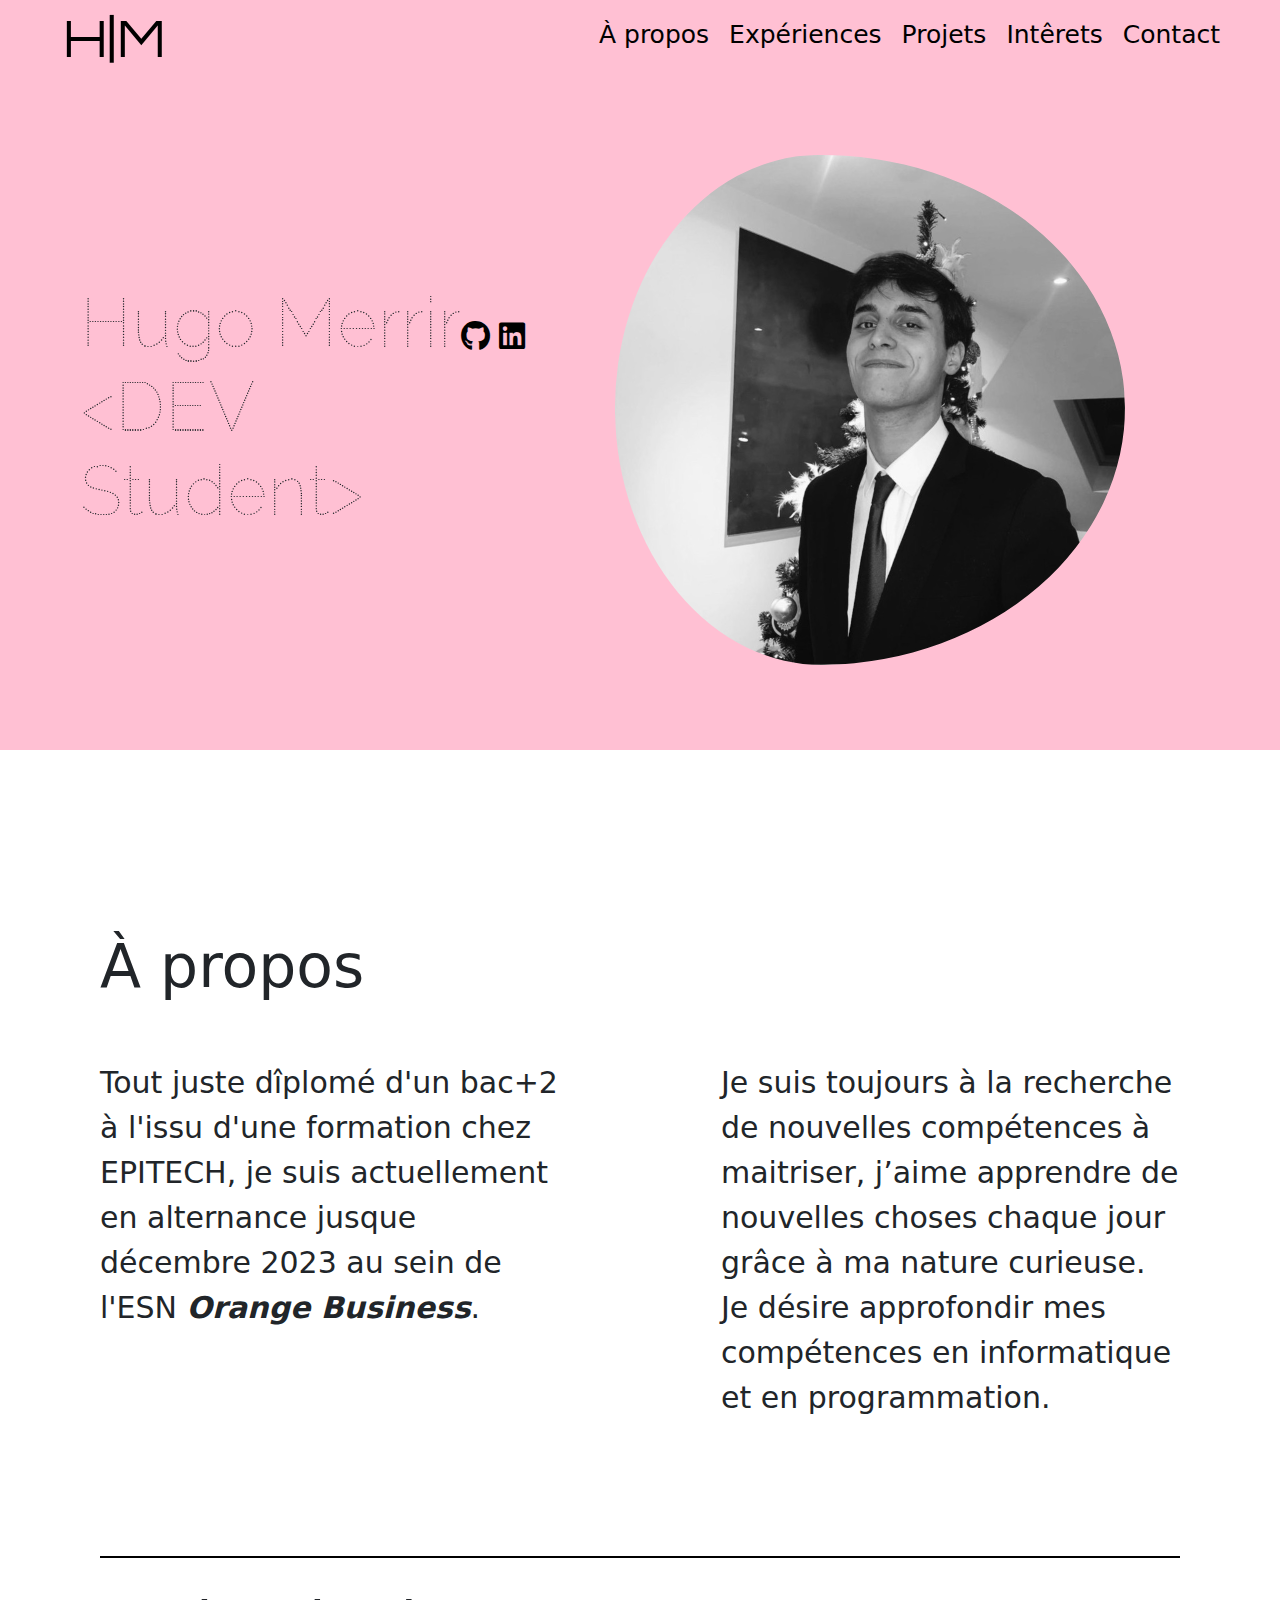
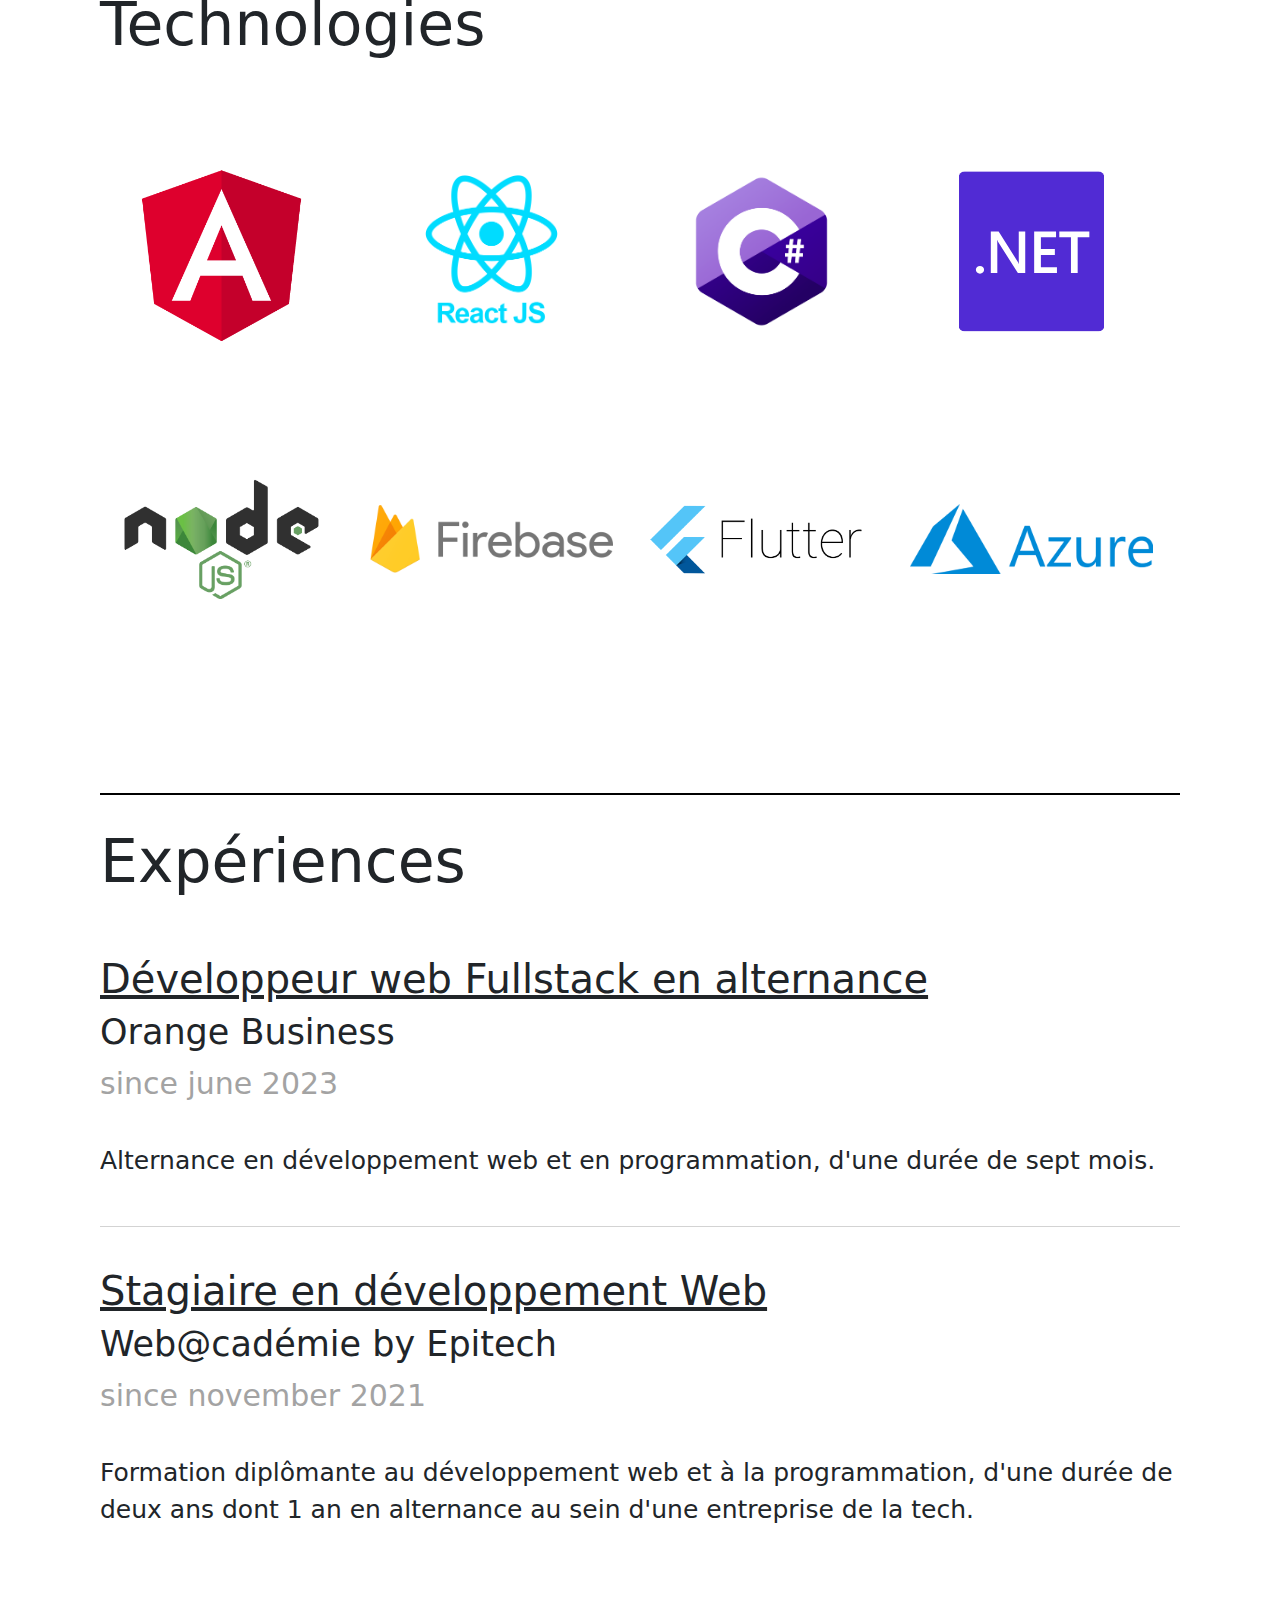
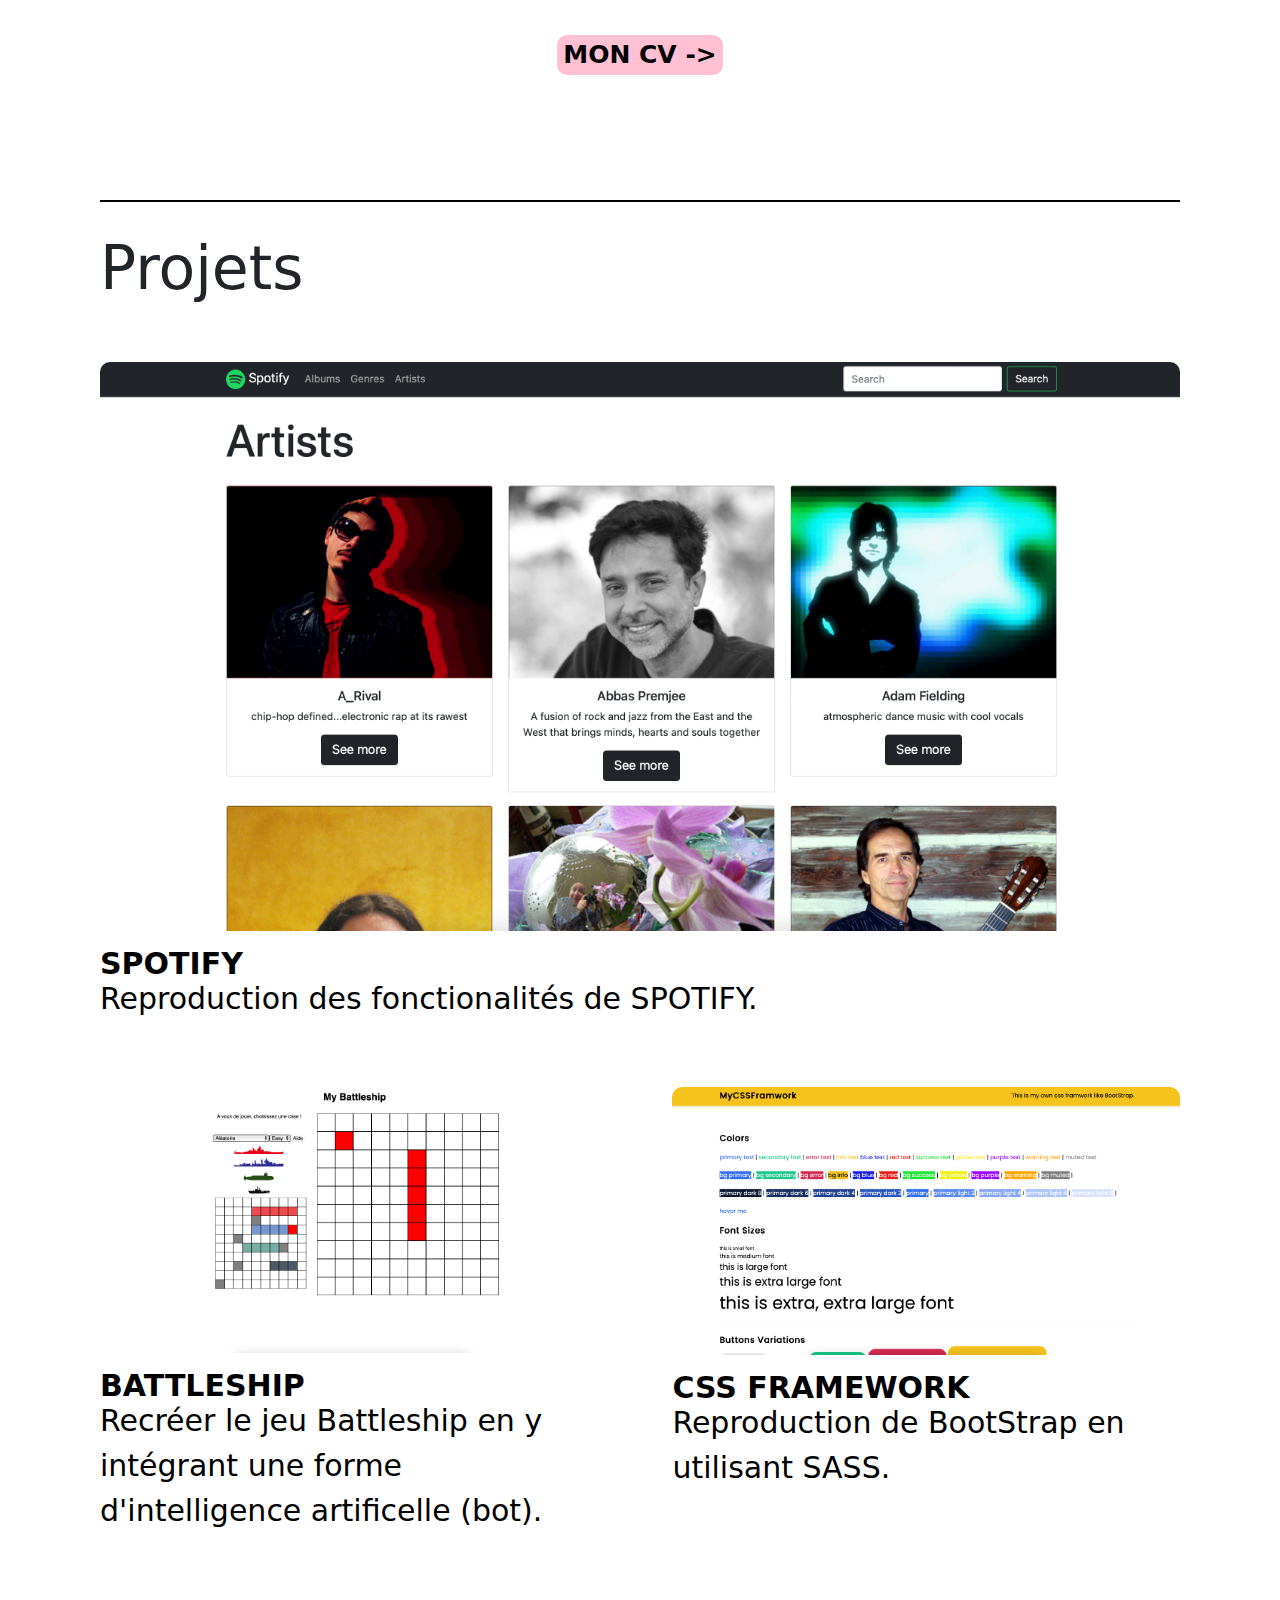
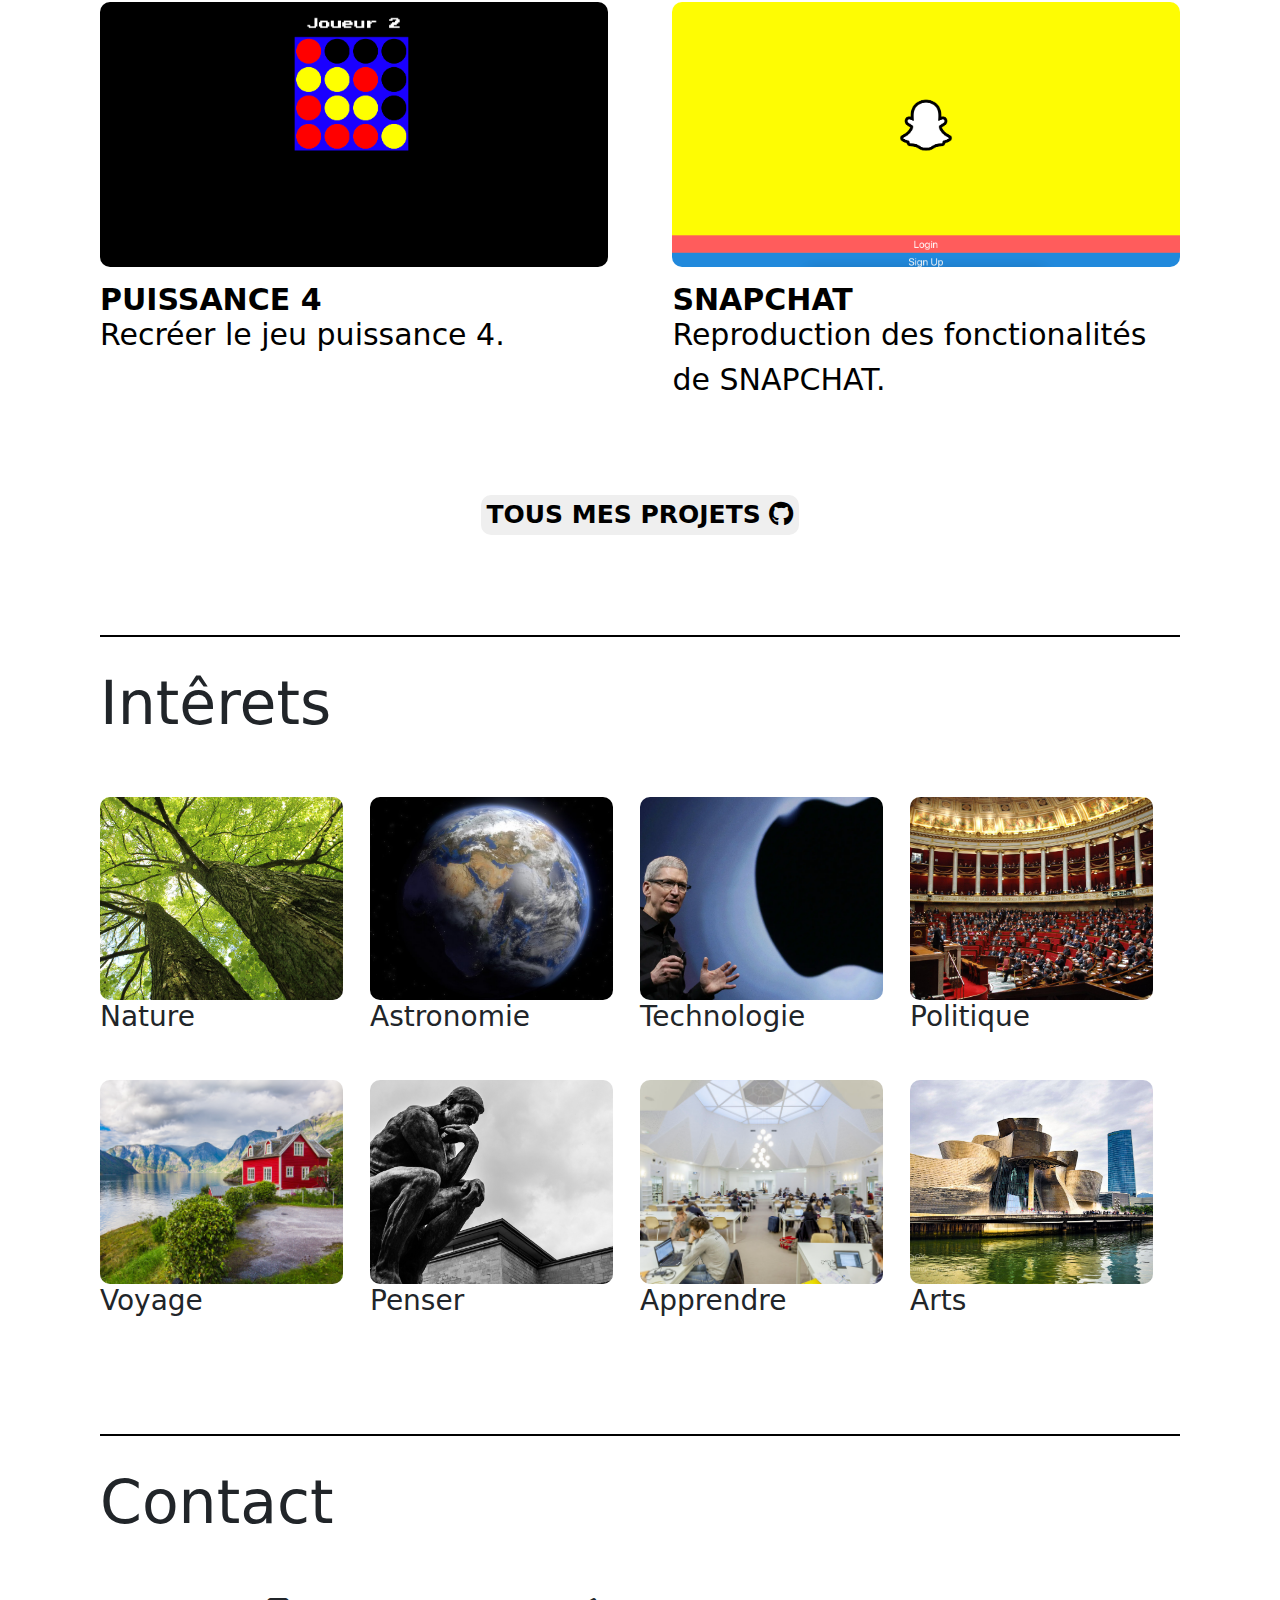
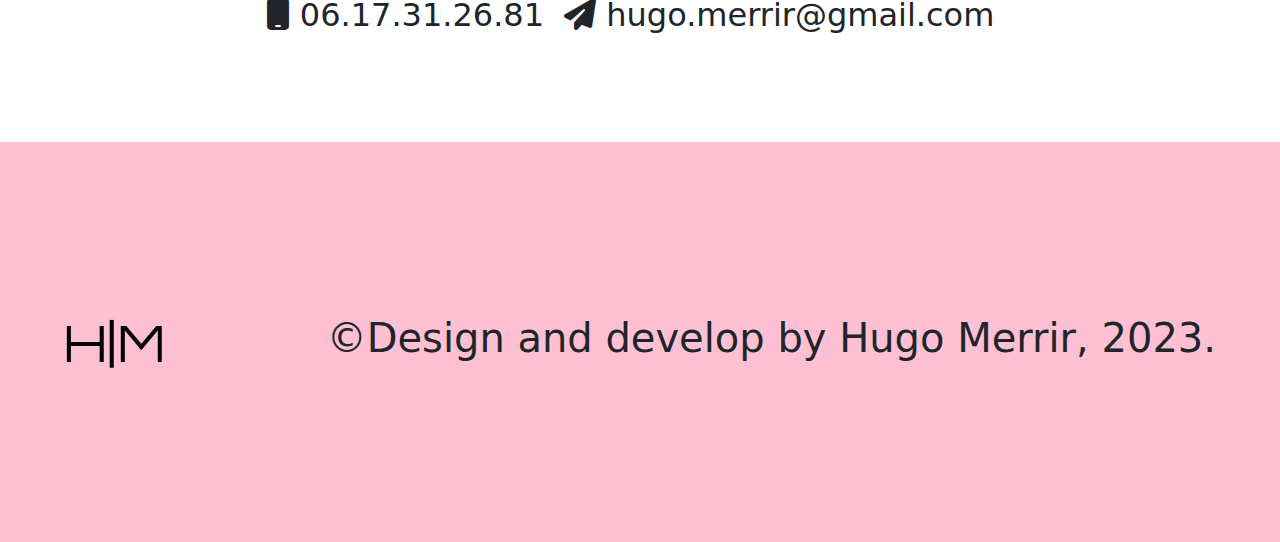
<file: index.html>
<!DOCTYPE html>
<html lang="en">
<head>
    <meta charset="UTF-8">
    <meta http-equiv="X-UA-Compatible" content="IE=edge">
    <meta name="viewport" content="width=device-width, initial-scale=1.0">
    <meta
  name="description"
  content="Bonjour, je m'appelle Hugo Merrir et je suis développeur informatique, voici mon Portfolio.">
  <link rel="icon" type="image/png" href="/assets/Untitled.png" sizes="192x192"/>
    <link rel="icon" href="assets/favicon-2.ico"  type="image/icon type">
    <link rel="stylesheet" href="https://cdn.jsdelivr.net/npm/bootstrap@5.1.3/dist/css/bootstrap.min.css">
    <link rel="stylesheet" href="style.css">
    <link rel="stylesheet" href="https://cdnjs.cloudflare.com/ajax/libs/font-awesome/6.1.1/css/all.min.css">
    <title>My Portfolio</title>
</head>
<body>
    <nav>
        <div class="nav-wrapper">
            <a class="logo" href="#main">H|M</a>
            <ul class="menu-list">
                <li><a class="menu-link about" href="#about">À propos</a></li>
                <li><a class="menu-link experiences" href="#experience">Expériences</a></li>
                <li><a class="menu-link projects" href="#work">Projets</a></li>
                <li><a class="menu-link interests" href="#interests">Intêrets</a></li>
                <li><a class="menu-link contact" href="#contact">Contact</a></li>
            </ul>
            </div>
    </nav>

    <main  id="main">
    <header>
        <div class="home-name-container">
            <div>
            <h1 class="home-name">Hugo Merrir<a class="linkedin-a" href="https://github.com/merrirhugo"><i name="logo GitHub" class="fa-brands fa-github"></i></a>
                <a class="linkedin-a" href="https://www.linkedin.com/in/hugo-merrir-23602921b"><i name="logo linkedin" class="fa-brands fa-linkedin"></i></a>
                <br>
                &lt;DEV
                 <br> Student&gt;
            </h1>
            
        </div>
            <img class="me-img" src="assets/me.jpeg" alt="picture of myself">
        </div>
    </header>
    <section id="about" class="about-section">
        <h1 class="about-section-title">À propos</h1>
        <div class="text-grid">
            <p>Tout juste dîplomé d'un bac+2 à l'issu d'une formation chez EPITECH, je suis actuellement en alternance jusque décembre 2023 au sein de l'ESN <strong><em>Orange Business</em></strong>.
            </p>
                
                <p>Je suis toujours à la recherche de nouvelles compétences à maitriser, j’aime apprendre de nouvelles choses chaque jour grâce à ma nature curieuse. Je désire approfondir mes compétences en informatique et en programmation.
            </p>
        </div>
        <h1 class="work-section-title">Technologies</h1>

            <div class="grid-interests-section">
                <article class="interests-article">
                    <img class="interests-img scale2" src="assets/angular.png" alt="">
                </article>
                <article class="interests-article">
                    <img class="interests-img scale " src="assets/react.png" alt="">
                </article>
                <article class="interests-article">
                    <img class="interests-img scale" src="assets/csharp.png" alt="">
                </article>
                <article class="interests-article">
                    <img class="interests-img scale" src="assets/dotnet.svg" alt="">
                </article>
                <article class="interests-article">
                    <img class="interests-img scale2" src="assets/nodejs.png" alt="">
                </article>
                <article class="interests-article">
                    <img class="interests-img fit" src="assets/firebase.png" alt="">
                </article>
                <article class="interests-article">
                    <img class="interests-img fit" src="assets/flutter.png" alt="">
                </article>
                <article class="interests-article">
                    <img class="interests-img fit" src="assets/azure.png" alt="">
                </article>
            </div>

    </section>
    <section  id="experience" class="experience-section">
        <div class="grid-section">
        <div class="experience-section-title">
            <h1 class="work-section-title">Expériences</h1>
        </div>
        <div class="scrollable-list">
            <article class="first-list-item">
                <div>
                    <h3 class="item-title">Développeur web Fullstack en alternance</h3>
                    <h3 class="item-job">Orange Business</h3>
                    <p class="item-date">since june 2023</p>
                    <p class="item-description">Alternance en développement web et en programmation, d'une durée de sept mois.</p>
                </div>
            </article>
            <article class="list-item">
                <div>
                    <h3 class="item-title">Stagiaire en développement Web</h3>
                    <h3 class="item-job">Web@cadémie by Epitech</h3>
                    <p class="item-date">since november 2021</p>
                    <p class="item-description">Formation diplômante au développement web et à la programmation, d'une durée de deux ans dont 1 an en alternance au sein d'une entreprise de la tech.<br>
                        <br> 
                        Apprentissage en PHP, JavaScript, SQL, NODEJS avec une utilisation de REACTJS, REACT NATIVE, LARAVEL et SYMPHONY.</p>
                </div>
            </article>
            <article class="list-item">
                <div>
                    <h3 class="item-title">Co-Directeur de la communication</h3>
                    <h3 class="item-job">Assemblée Nationale</h3>
                    <p class="item-date">from may 2022 to june 2022</p>
                    <p class="item-description">J'ai fait partie de l'équipe en charge de la communication pour la campagne des élections législatives sur la 8ème circonscription du Nord.<br>
                        <br>
                        - Gestion des Réseaux sociaux<br> 
                        - Réalisation de photos et vidéos<br>
                        - Militantisme sur le terrain (porte à porte, collage, organisation de meeting)<br> 
                        - Participation à la stratégie politique<br> 
                        <br>
                        Notre travail a été récompensé puisque nous avons réussi à faire élire notre candidat comme député de la 8ème circonscription du Nord.</p>
                </div>
            </article>
            <article class="list-item">
                <div>
                    <h3 class="item-title">Projet Entrepreneurial</h3>
                    <h3 class="item-job">ATLAS FRANCE</h3>
                    <p class="item-date">from may 2017 to may 2019</p>
                    <p class="item-description">Création et développement d’une start-up spécialisée dans la livraison du dernier kilomètre auprès des commerçants et de leurs clients.<br>
                        <br> 

                        - Création d’un site de e-commerce regroupant l’ensemble des produits à vendre dans les boutiques des commerçants partenaires.<br>
                        - Mise en place de partenariats auprès des BDE de plusieurs écoles du supérieur de la MEL dont l’EDHEC, HEI, Science Po, SKEMA, IUT DE VILLENEUVE D’ASCQ, ICAM, ISEN, EPITECH, ISA. </p>
                </div>
            </article>
            <article class="list-item">
                <div>
                    <h3 class="item-title">Web@cadémie | Titre RNCP de niveau 5</h3>
                    <h3 class="item-job">EPITECH LILLE</h3>
                    <p class="item-date">from november 2021 to 2023</p>
                    <p class="item-description">Dîplome reconnu par l'Etat, équivalent à un bac + 2, titre de développeur web.</p>
                </div>
            </article>
            <article class="list-item">
                <div>
                    <h3 class="item-title">Licence I Économie Gestion</h3>
                    <h3 class="item-job">Université de Lille</h3>
                    <p class="item-date">from 2020 to 2021</p>
                    <p class="item-description">Activités et associations : Délégué de classe <br>
                        <br>Option Construction Européenne et Sciences Politiques </p>
                </div>
            </article>
            <article class="list-item">
                <div>
                    <h3 class="item-title">Baccalauréat ES avec mention Assez Bien</h3>
                    <h3 class="item-job">Lycée Saint Paul, Lille</h3>
                    <p class="item-date">from 2014 to 2017</p>
                    <p class="item-description">Activités et associations : Délégué de classe.</p>

                </div>
            </article>
        </div>
        <div class="text-center">
            <button class="cv-button"><a class="cv-a cv-button" target="_blank" href="assets/CV_Alternance.pdf">MON CV -></a></button>
        </div>

    </div>    <section id="work" class="work-section-wrapper">
        <div class="work-section">
        <h1 class="work-section-title">Projets</h1>
        <div class="plain-project-overview">
        <article class="first-project">
            <a class="project-link" href="https://github.com/merrirhugo/SPOTIFY-CLONE" target="_blank">
            <img src="assets/spotify.png" alt="">
            <p class="project-title"><strong>SPOTIFY</strong></p>
            <p class="project-description">Reproduction des fonctionalités de SPOTIFY.</p>
        </a>
        </article>
    </div>
    <div class="grid-project-overview">
        <article class="grid-project-left">
            <a class="project-link" href="https://codesandbox.io/s/reverent-heisenberg-bvnrvf" target="_blank">
            <img src="assets/battleship.png" alt="">
            <p class="project-title"><strong>BATTLESHIP</strong></p>
            <p class="project-description">Recréer le jeu Battleship en y intégrant une forme d'intelligence artificelle (bot).</p>
        </a>
        </article>
        <article class="grid-project-right">
            <a class="project-link" href="https://codesandbox.io/s/summer-cloud-cyufz2" target="_blank">
            <img src="assets/css.png" alt="">
            <p class="project-title"><strong>CSS FRAMEWORK</strong></p>
            <p class="project-description">Reproduction de BootStrap en utilisant SASS.</p>
        </a>
        </article>
        <article class="grid-project-left">
            <a class="project-link" href="https://codesandbox.io/s/inspiring-matan-8ko238" target="_blank">
            <img src="assets/power4.png" alt="">
            <p class="project-title"><strong>PUISSANCE 4</strong></p>
            <p class="project-description">Recréer le jeu puissance 4.</p>
        </a>
        </article>
        <article class="grid-project-right">
            <a class="project-link" href="https://github.com/merrirhugo/SNAPCHAT-CLONE" target="_blank">
            <img src="assets/snapchat.png" alt="">
            <p class="project-title"><strong>SNAPCHAT</strong></p>
            <p class="project-description">Reproduction des fonctionalités de SNAPCHAT.</p>
        </a>
        </article>
    </div>
    <div class="text-center">
    <button class="cv-button"><a class="cv-a" target="_blank" href="https://github.com/merrirhugo">TOUS MES PROJETS <i class="fa-brands fa-github"></i></a></button>
    </div>

    </div>
    </section>
    

    </section>
    <section id="interests" class="interests-section">
        <h1 class="work-section-title">Intêrets</h1>
        <div class="grid-interests-section">
            <article class="interests-article">
                <img class="interests-img" src="assets/nature.jpg" alt="">
                <h3 class="interests-title">Nature</h3>
            </article>
            <article class="interests-article">
                <img class="interests-img" src="assets/astronomie.jpg" alt="">
                <h3 class="interests-title">Astronomie</h3>
            </article>
            <article class="interests-article">
                <img class="interests-img" src="assets/apple.webp" alt="">
                <h3 class="interests-title">Technologie</h3>
            </article>
            <article class="interests-article">
                <img class="interests-img" src="assets/politique.jpeg" alt="">
                <h3 class="interests-title">Politique</h3>
            </article>
            <article class="interests-article">
                <img class="interests-img" src="assets/voyage.jpg" alt="">
                <h3 class="interests-title">Voyage</h3>
            </article>
            <article class="interests-article">
                <img class="interests-img" src="assets/penser.jpeg" alt="">
                <h3 class="interests-title">Penser</h3>
            </article>
            <article class="interests-article">
                <img class="interests-img" src="assets/apprendre.jpg" alt="">
                <h3 class="interests-title">Apprendre</h3>
            </article>
            <article class="interests-article">
                <img class="interests-img" src="assets/arts.jpeg" alt="">
                <h3 class="interests-title">Arts</h3>
            </article>
        </div>
    </section>
    <section id="contact" class="contact-section">
            <h1 class="work-section-title">Contact</h1>
            <div class="contacts">
            <h2 class="contact-h2"><i class="fa-solid fa-mobile"></i> 06.17.31.26.81</h2>        
            <br>
            <h2 class="contact-h2"><i class="fa-solid fa-paper-plane"></i> hugo.merrir@gmail.com</h2>
        </div>
        </div>
    </section>
    </main>
    <footer>
        <div class="footer-section">
            <a class="logo" href="#main">H|M</a>
            <h1>©Design and develop by Hugo Merrir, 2023.</h1>
        </div>
    </footer>
    <script src="index-index.js"></script>
    <script src="https://cdn.jsdelivr.net/npm/bootstrap@5.1.3/dist/js/bootstrap.min.js"></script>
    <script src="https://cdn.jsdelivr.net/npm/bootstrap@5.1.3/dist/js/bootstrap.bundle.min.js"></script>
</body>
</html>
</file>
<file: style.css>
@import url('https://fonts.googleapis.com/css2?family=Orbitron:wght@900&display=swap');


@import url('https://fonts.googleapis.com/css2?family=Raleway+Dots&display=swap');

html {
    scroll-behavior: smooth;
}

nav {
    height: 70px;
    position: fixed;
    width: 100%;
    z-index: 1;
}

.nav-wrapper {
   display: flex;
   flex-direction: row;
   justify-content: space-between;
   align-items: center;
}

.menu-list {
    list-style-type: none;
    margin-top: 10px;
    display: flex;
    padding-right: 40px;
}

.menu-link {
    text-decoration: none;
    font-size: 25px;
    padding-right: 20px;
    color: black;
    transition: 0.3s;

}

.logo {
    font-size: 50px;
    text-decoration: none;
    color: black;
    margin-left: 5%;
    rotate: 0deg;
    transition: 0.5s;
    font-family: 'Orbitron', sans-serif;

}

.logo:hover {
    color: black;
    rotate: 20deg;
    transition: 0.5s;
}

.menu-link:hover {
    color: black;
    transition: 0.3s;
    font-size: 30px;
    text-decoration: underline;
}

.home-name {
    font-size: 70px;
    padding-left: 60px;
    font-family: 'Raleway Dots', cursive;
}

.linkedin-a {
    color: black;
    font-size: 30px;
    transition: 1s;
    text-decoration: none;
    margin-right: -10px;
}

.linkedin-a:hover {
    color: rgba(0, 110, 255, 0.797);
    font-size: 50px ;
    transition: 1s;
}
.me-img {
    max-height: 90%;
    width: auto;
    border-radius: 50%;
    margin-left: 250px;
    padding-left: 100px;
    transform: scale(1);
    rotate: -1deg;
    transition: 1s;
    margin-right: 20px; 

}

.scale {
    transform: scale(0.6);
    }

    .scale2 {
        transform: scale(0.8);
        }


.me-img:hover {
    transform: scale(1.05);
    rotate: 1deg;
    transition: 1s;
}

.home-name-container {
    padding-left: 20px;
    padding-top: 70px;
    height: 750px;
    width: 100%;
    display: flex;
    justify-content: flex-start;
    align-items: center;
}

.intro-section {
    padding-top: 100px;
    padding-bottom: 100px;
    padding-left: 300px;
    padding-right: 300px;
}

.intro-text {
    padding-top: 40px;
    font-size: 40px;
}

.work-section {
    padding-top: 125px;

}

.work-section-title {
    font-size: 60px;
    padding-top: 30px;
    padding-bottom: 50px;
    border-top: solid 2px rgb(0, 0, 0);
}

.about-section-title {
    font-size: 60px;
    padding-top: 30px;
    padding-bottom: 50px;
}

.first-project {
    max-width: 100%;
    padding-bottom: 50px;
}

img {
    width: 100%;
    border-radius: 10px;
}

.project-title {
    margin-top: 10px;
    font-size: 30px;
    margin-bottom: 0;
}

.project-description {
    margin-top: -10px;
    font-size: 30px;
}

.project-link {
    text-decoration: none;
    color: black;
}

.project-link:hover {
    color: black;
}

.first-project:hover {
    transform: scale(0.9);
    rotate: 1deg;
    transition: 2s;
    z-index: 0;
    opacity: 0.6;
}


.grid-project-overview {
    display: grid;
    grid-template-columns: 47% 47%;
    gap: 6%;
    padding-bottom: 50px;
}

.grid-project-left:hover {
    transform: scale(0.9);
    rotate: -1deg;
    transition: 2s;
    z-index: 0;
    opacity: 0.6;
}

.grid-project-right:hover {
    transform: scale(0.9);
    rotate: 1deg;
    transition: 2s;
    z-index: 0;
    opacity: 0.6;

}

.about-section {
    padding-top: 150px;
    padding-bottom: 100px;
    padding-left: 100px;
    padding-right: 100px;

}

.text-grid {
    display: grid;
    grid-template-columns: 42.5% 42.5%;
    gap: 15%;
    font-size: 30px;
    padding-bottom: 120px ;

}

.experience-section {
    padding-top: 80px;
    padding-left: 100px;
    padding-right: 100px;

}



.first-list-item {
    padding-bottom: 30px;
    border-bottom: solid 1px lightgray;
}

.list-item {
    padding-top: 40px;
    padding-bottom: 30px;
    border-bottom: solid 1px lightgray;
}

.item-title {
    font-size: 40px ;
    text-decoration: underline;
}

.item-job {
    font-size: 35px;
}

.item-date {
    font-size: 30px;
    color: rgb(163, 163, 163);
}

.item-description {
    padding-top: 20px;
    font-size: 25px;
}

::-webkit-scrollbar {
    display: none;
  }
  
.scrollable-list {
    height: 600px;
    overflow: auto;
}

.experience-section-title {
    position: sticky;
}

.contact-section {
    padding-top: 150px;
    padding-bottom: 100px;
    padding-left: 100px;
    padding-right: 100px;
}

.cv-button {
    text-align: center;
    height: auto;
    border-radius: 10px;
    font-weight: 700;
    border: none;
    box-shadow: none;
    margin-top: 80px;
    width: auto;
    font-size: 25px;
}

.cv-a {
    text-decoration: none;
    color: black;
}

.cv-a:hover {
    color: black;
}

.cv-button:hover {
    transform: scale(1.2);
    transition: 1s;
}

.interests-section {
    padding-top: 100px;
    padding-left: 100px;
    padding-right: 100px;
}

.grid-interests-section {
    display: grid;
    grid-template-columns: 22.5% 22.5% 22.5% 22.5%;
    gap: 80px 2.5%;
}

.interests-title{
float: inline-start;

}

.interests-img {
    width: 100%;
    height: 100%;
    object-fit: cover;
}

.fit {
    object-fit: contain;
}

.interests-article {
    transform: scale(1);
    transition: 1s;

}
.interests-article:hover {
    transform: scale(1.1);
    transition: 1s;
}

.thanks-page-home {
    padding-top: 150px;
    padding-bottom: 50px;
    padding-left: 100px;
    padding-right: 100px;
    border-bottom: solid 1px lightgray;
}

.thank-page-button {
    text-align: center;
    height: auto;
    border-radius: 10px;
    font-weight: 700;
    border: none;
    box-shadow: none;
    margin-top: 20px;
    width: auto;
    font-size: 25px;
    margin-bottom: 30px;
}

.thank-page-a {
    text-decoration: none;
    color: black;
}

.thank-page-a:hover {
    color: black;
}

.thank-page-button:hover {
    transform: scale(1.2);
    transition: 1s;
}

.message-thanks-page {
    font-size: 30px;
    text-decoration: underline;
    margin-bottom: 0;
}

.little-input {
    display: flex;
    margin-bottom: 10px;
    height: auto;
    width: 100%;
    font-size: 30px;
    border-radius: 5px;
}

.message-input {
    height: 200px;
    width: 100%;
    font-size: 30px;
    border-radius: 5px;
    border: 2px solid rgb(182, 180, 180);
}

.button-input {
    text-align: center;
    height: 50px;
    border-radius: 10px;
    font-weight: 700;
    border: none;
    box-shadow: none;
    margin-top: 20px;
    width: 100%;
    font-size: 25px;
}

.button-input:hover {
    transform: scale(1.05);
    transition: 1s;
}

.form-section {
    padding-top: 0px;
    padding-bottom: 100px;
    padding-left: 10%;
    padding-right: 10%;
}

.contact-section {
    border: 0;
    padding-bottom: 100px;
}

.footer-section {
    height: 400px;
    width: 100%;
    display: flex;
    justify-content: space-between;
    align-items: center;
}

.footer-section > h1 {
    margin-right: 5%;
}

.contacts {
    display: flex;
    justify-content: center;
}

.contact-h2 {
    padding-right: 20px;
}


@media screen and (max-width: 1334px) {
    .me-img {
        margin-left: 0px;
    }
    .intro-section {
        padding-left: 150px;
        padding-right: 150px;
    }  
  }

@media screen and (max-width: 1290px) {
    .me-img {
        max-height: 75%; 
    }
    
  
}

@media screen and (max-width: 1085px) {
    .me-img {
        max-height: 60%; 
    }
    .intro-section {
        padding-left: 100px;
        padding-right: 100px;
    }
    .text-grid {
        grid-template-columns: 100%;
        gap: 50px;
    }
    .about-section {
        height: auto;
    }  
  
}

@media screen and (max-width: 896px) {
    .me-img {
        max-height: 45%; 
    }
    
}

@media screen and (max-width: 800px) {
    .me-img {
        max-height: 38%; 
        padding-left: 50px;
    }
    .menu-link {
        font-size: 20px;
        color: "red";
    }
    .intro-section, .work-section, .contact-section {
        padding-left: 50px;
        padding-right: 50px;
    }
    .grid-interests-section {
        grid-template-columns: 45% 45%;
        gap: 60px;
    }
    .interests-section {
        height: auto;
    }
    .footer-section > h1 {
        padding-left: 50px;
    }
    .contacts {
        display: block;
    }
    
    .contact-h2 {
        padding-right: 0;
    }

}

@media screen and (max-width: 690px) {
    .me-img {
        max-height: 0%; 
    }
    .interests {
        display: none;
    }
    .contact {
        display: none;
    }
}

@media screen and (max-width: 620px) {
    span {
        display: none;
    }
}

@media screen and (max-width: 510px) {
    span {
        display: none;
    }

    .about, .experiences, .projects {
        display: none;
    }

    .grid-project-overview {
        grid-template-columns: 100%;
        gap: 10px;
        padding-bottom: 50px;
    }

    .interests-section, .contact-section, .experience-section, .about-section {
        padding-left: 50px;
        padding-right: 50px;
    } 

    .grid-interests-section {
        grid-template-columns: 100%;
        gap: 80px 2.5%;
    }
    .contacts {
        display: block;
    }
    
    .contact-h2 {
        padding-right: 0;
    }

 
}

@media screen and (max-width: 390px) {
    span {
        display: none;
    }

    .about, .experiences, .projects {
        display: none;
    }

    .grid-project-overview {
        grid-template-columns: 100%;
        gap: 10px;
        padding-bottom: 50px;
    } 

    .interests-section, .contact-section, .experience-section, .about-section, .work-section, .intro-section {
        padding-left: 20px;
        padding-right: 20px;
        font-size: auto;
    } 

    .intro-text {
        font-size: 30px;
    }
    .project-description {
        font-size: 20px;
    }
    .text-grid {
        font-size: 25px;
    }

    .grid-interests-section {
        grid-template-columns: 100%;
        gap: 80px 2.5%;
    }

    .home-name {
        font-size: 60px;
    }

    .contacts {
        display: block;
    }
    
    .contact-h2 {
        padding-right: 0;
    }
}

@media screen and (max-width: 365px) {
    .home-name {
        font-size: 50px;
    }
    .contacts {
        display: block;
    }
    
    .contact-h2 {
        padding-right: 0;
    }

}
</file>
